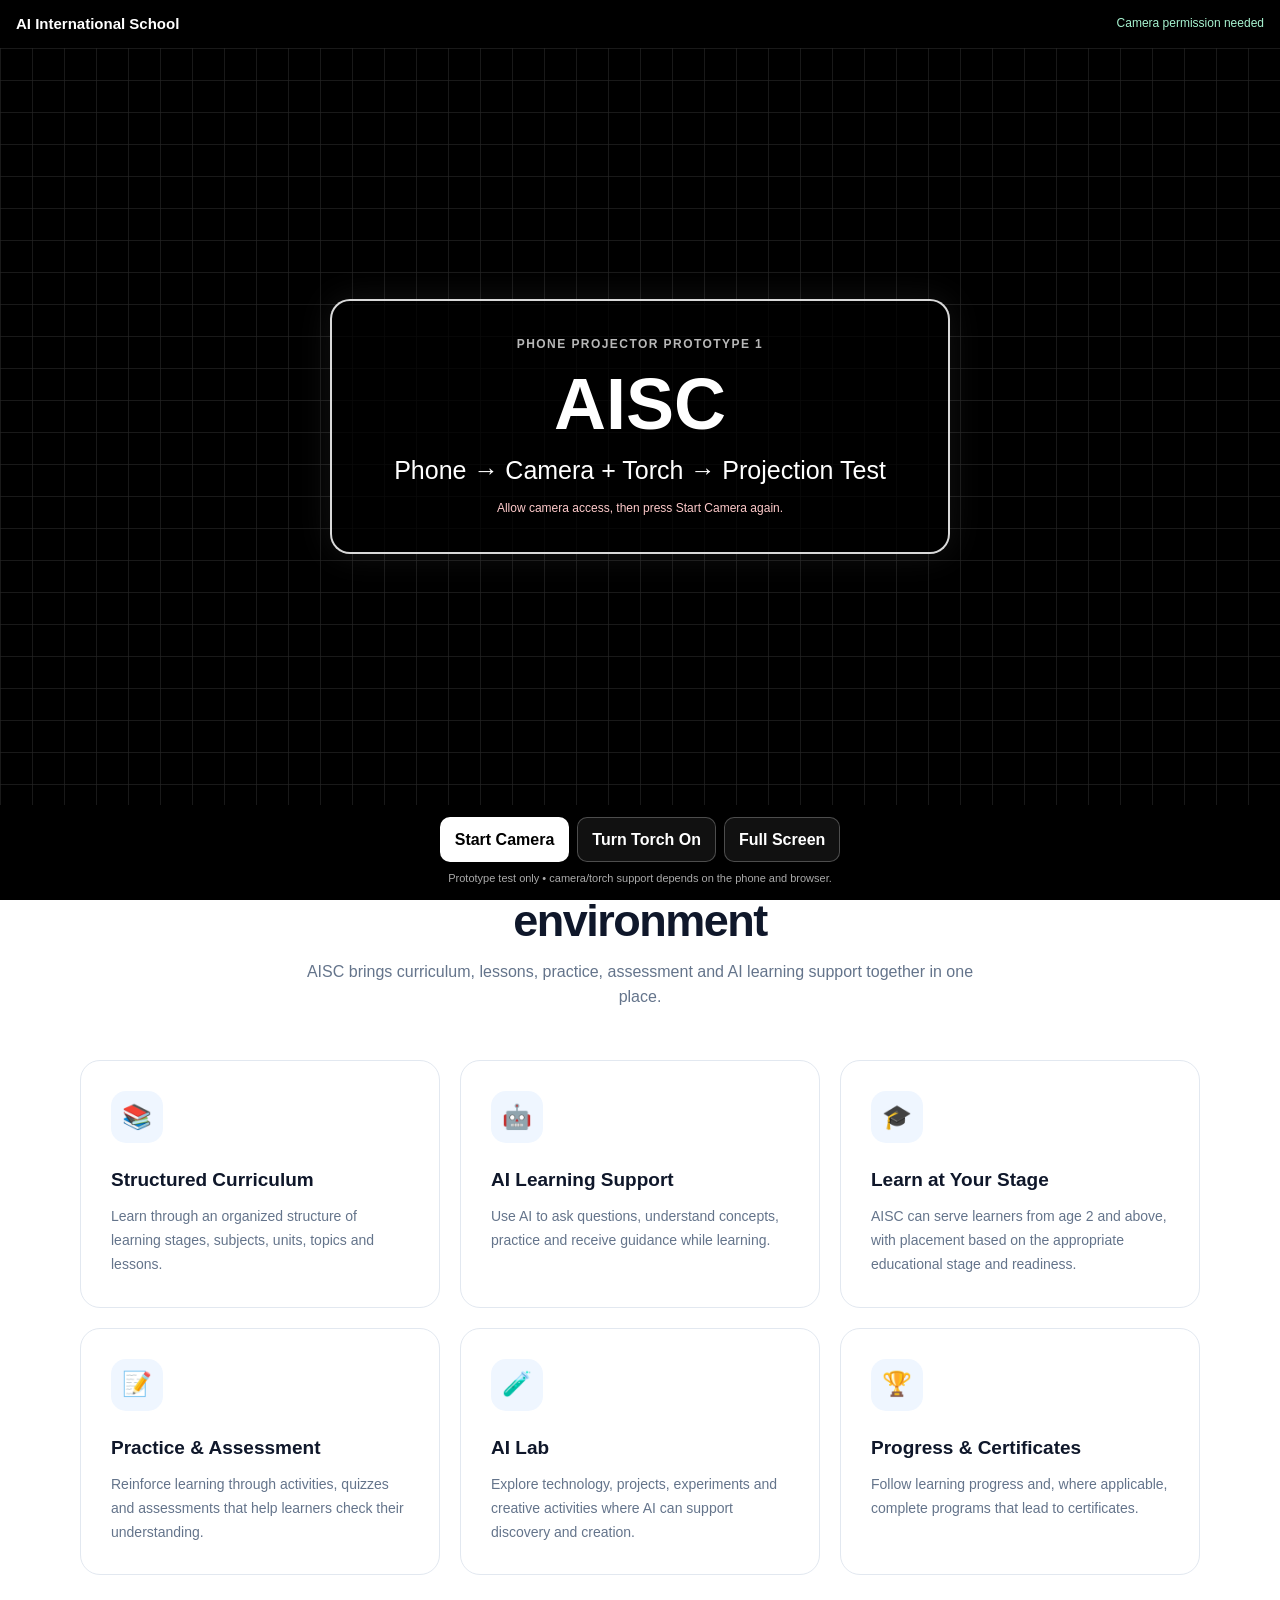
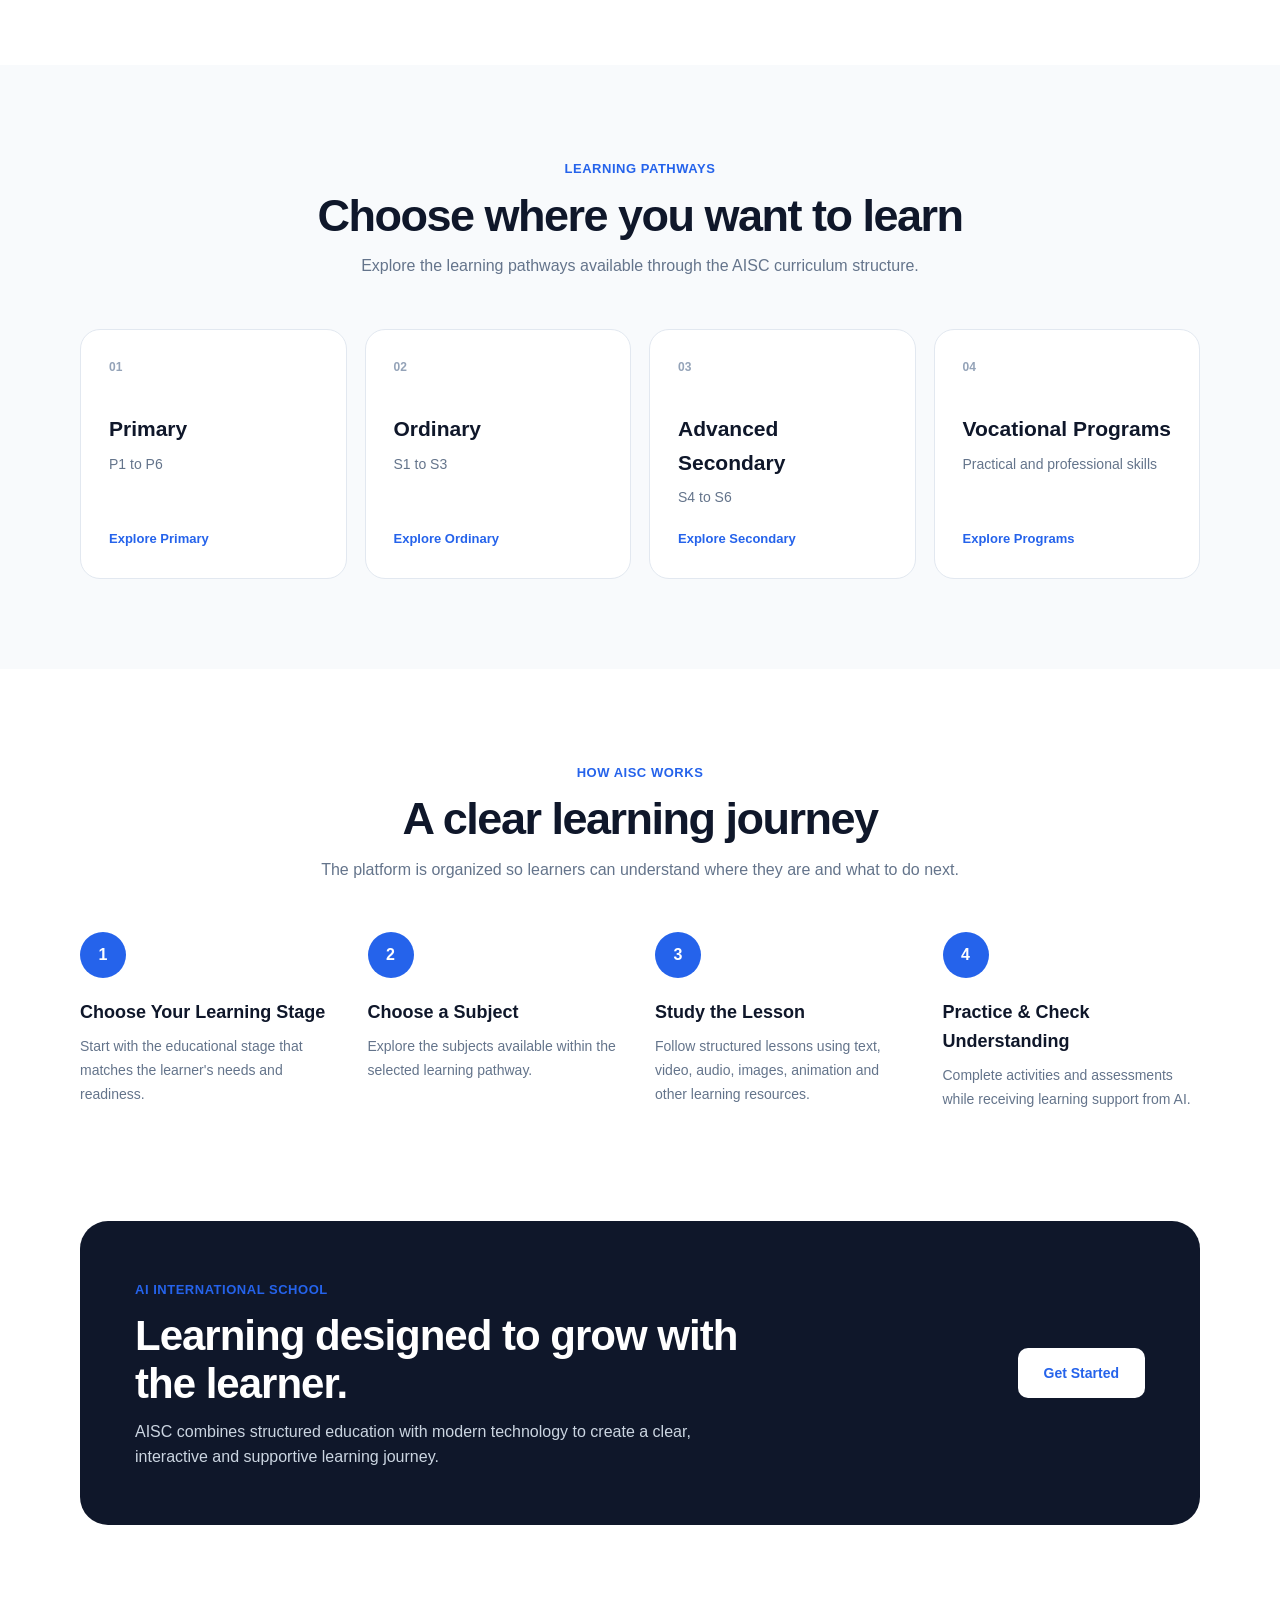
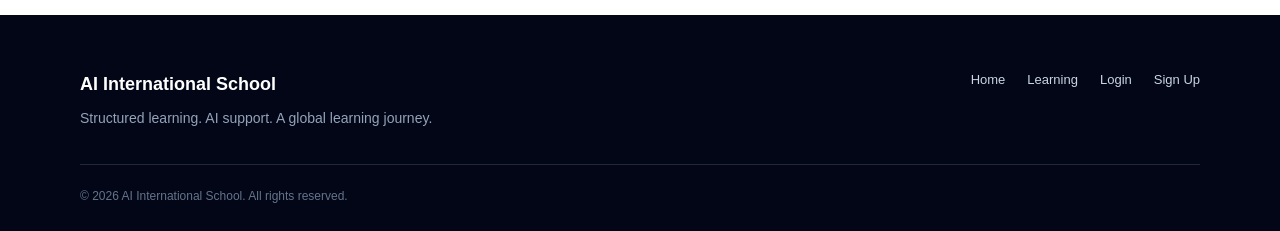
<file: index.html>
<!DOCTYPE html>
<html lang="en">
<head>
  <meta charset="UTF-8">
  <meta name="viewport" content="width=device-width, initial-scale=1.0">
  <meta name="description" content="AI International School - A structured learning platform for learners from age 2 and above, with curriculum, interactive lessons, AI learning support, practice and assessment.">
  <meta name="theme-color" content="#ffffff">
  <title>AI International School</title>
  <link rel="stylesheet" href="css/style.css">
  <link rel="stylesheet" href="css/projector.css">
</head>

<body>

  <header class="site-header">
    <div class="container header-content">

      <a href="index.html" class="brand" aria-label="AI International School Home">
        <span class="brand-name">AI International School</span>
      </a>

      <nav class="main-nav" aria-label="Main navigation">
        <a href="index.html" class="active">Home</a>
        <a href="courses.html">Learning</a>
        <a href="#how-it-works">How It Works</a>
        <a href="#ai-learning">AI Learning</a>
        <a href="#about">About</a>
      </nav>

      <div class="header-actions">
        <label class="language-selector" for="languageSelect">
          <span aria-hidden="true">🌐</span>
          <span class="sr-only">Language</span>
          <select id="languageSelect" aria-label="Choose language">
            <option value="en">English</option>
            <option value="rw">Kinyarwanda</option>
            <option value="fr">Français</option>
            <option value="sw">Kiswahili</option>
            <option value="es">Español</option>
            <option value="pt">Português</option>
            <option value="de">Deutsch</option>
            <option value="ar">العربية</option>
            <option value="hi">हिन्दी</option>
            <option value="zh">中文</option>
          </select>
          <span class="current-language" id="currentLanguage">English</span>
        </label>
        <a href="login.html" class="login-link">Login</a>
        <a href="signup.html" class="btn btn-primary">Get Started</a>
      </div>

      <button class="menu-button" id="menuButton" type="button" aria-label="Open menu" aria-expanded="false" aria-controls="mobileMenu">
        <span></span>
        <span></span>
        <span></span>
      </button>

    </div>

    <div class="mobile-menu" id="mobileMenu">
      <label class="mobile-language-selector" for="mobileLanguageSelect">
        <span>🌐 Language</span>
        <select id="mobileLanguageSelect" aria-label="Choose language">
          <option value="en">English</option>
          <option value="rw">Kinyarwanda</option>
          <option value="fr">Français</option>
          <option value="sw">Kiswahili</option>
          <option value="es">Español</option>
          <option value="pt">Português</option>
          <option value="de">Deutsch</option>
          <option value="ar">العربية</option>
          <option value="hi">हिन्दी</option>
          <option value="zh">中文</option>
        </select>
        <span class="current-language mobile-current-language" id="mobileCurrentLanguage">English</span>
      </label>
      <a href="index.html">Home</a>
      <a href="courses.html">Learning</a>
      <a href="#how-it-works">How It Works</a>
      <a href="#ai-learning">AI Learning</a>
      <a href="#about">About</a>
      <a href="login.html">Login</a>
      <a href="signup.html" class="mobile-get-started">Get Started</a>
    </div>
  </header>


  <main>

    <section class="hero">
      <div class="container hero-content">

        <div class="hero-text">
          <span class="hero-badge">AI-Powered Learning</span>

          <h1>
            A School for
            <span>Learning with AI.</span>
          </h1>

          <p>
            AI International School is a structured digital learning
            environment where learners can study curriculum-based lessons,
            practice their knowledge, ask questions, and receive AI-powered
            learning support.
          </p>

          <div class="hero-actions">
            <a href="signup.html" class="btn btn-primary btn-large">
              Start Learning
            </a>

            <a href="courses.html" class="btn btn-secondary btn-large">
              Explore Learning
            </a>
          </div>

          <div class="hero-note">
            <span>For learners from age 2 and above</span>
            <span>•</span>
            <span>Learning follows stage and readiness</span>
          </div>
        </div>

        <div class="hero-visual">
          <div class="learning-card">

            <div class="card-top">
              <span class="card-label">AISC Learning Journey</span>
              <span class="card-status">● Ready</span>
            </div>

            <div class="ai-circle">
              <span>AI</span>
            </div>

            <h2>Learn Step by Step</h2>

            <p>
              Move from your learning stage to subjects, lessons, practice
              and assessment in one connected learning environment.
            </p>

            <div class="learning-progress">
              <div class="progress-info">
                <span>Learning structure</span>
                <strong>Connected</strong>
              </div>

              <div class="progress-bar">
                <div class="progress-value"></div>
              </div>
            </div>

          </div>
        </div>

      </div>
    </section>


    <section class="features" id="ai-learning">
      <div class="container">

        <div class="section-heading">
          <span class="section-label">What AISC provides</span>
          <h2>One connected learning environment</h2>
          <p>
            AISC brings curriculum, lessons, practice, assessment and AI
            learning support together in one place.
          </p>
        </div>

        <div class="feature-grid">

          <article class="feature-card">
            <div class="feature-icon">📚</div>
            <h3>Structured Curriculum</h3>
            <p>
              Learn through an organized structure of learning stages,
              subjects, units, topics and lessons.
            </p>
          </article>

          <article class="feature-card">
            <div class="feature-icon">🤖</div>
            <h3>AI Learning Support</h3>
            <p>
              Use AI to ask questions, understand concepts, practice and
              receive guidance while learning.
            </p>
          </article>

          <article class="feature-card">
            <div class="feature-icon">🎓</div>
            <h3>Learn at Your Stage</h3>
            <p>
              AISC can serve learners from age 2 and above, with placement
              based on the appropriate educational stage and readiness.
            </p>
          </article>

          <article class="feature-card">
            <div class="feature-icon">📝</div>
            <h3>Practice & Assessment</h3>
            <p>
              Reinforce learning through activities, quizzes and assessments
              that help learners check their understanding.
            </p>
          </article>

          <article class="feature-card">
            <div class="feature-icon">🧪</div>
            <h3>AI Lab</h3>
            <p>
              Explore technology, projects, experiments and creative
              activities where AI can support discovery and creation.
            </p>
          </article>

          <article class="feature-card">
            <div class="feature-icon">🏆</div>
            <h3>Progress & Certificates</h3>
            <p>
              Follow learning progress and, where applicable, complete
              programs that lead to certificates.
            </p>
          </article>

        </div>
      </div>
    </section>


    <section class="levels">
      <div class="container">

        <div class="section-heading">
          <span class="section-label">Learning pathways</span>
          <h2>Choose where you want to learn</h2>
          <p>
            Explore the learning pathways available through the AISC
            curriculum structure.
          </p>
        </div>

        <div class="level-grid">

          <article class="level-card">
            <span class="level-number">01</span>
            <h3>Primary</h3>
            <p>P1 to P6</p>
            <a href="courses.html">Explore Primary</a>
          </article>

          <article class="level-card">
            <span class="level-number">02</span>
            <h3>Ordinary</h3>
            <p>S1 to S3</p>
            <a href="courses.html">Explore Ordinary</a>
          </article>

          <article class="level-card">
            <span class="level-number">03</span>
            <h3>Advanced Secondary</h3>
            <p>S4 to S6</p>
            <a href="courses.html">Explore Secondary</a>
          </article>

          <article class="level-card">
            <span class="level-number">04</span>
            <h3>Vocational Programs</h3>
            <p>Practical and professional skills</p>
            <a href="courses.html">Explore Programs</a>
          </article>

        </div>
      </div>
    </section>


    <section class="how-it-works" id="how-it-works">
      <div class="container">

        <div class="section-heading">
          <span class="section-label">How AISC works</span>
          <h2>A clear learning journey</h2>
          <p>
            The platform is organized so learners can understand where they
            are and what to do next.
          </p>
        </div>

        <div class="steps">

          <div class="step">
            <span class="step-number">1</span>
            <h3>Choose Your Learning Stage</h3>
            <p>
              Start with the educational stage that matches the learner's
              needs and readiness.
            </p>
          </div>

          <div class="step">
            <span class="step-number">2</span>
            <h3>Choose a Subject</h3>
            <p>
              Explore the subjects available within the selected learning
              pathway.
            </p>
          </div>

          <div class="step">
            <span class="step-number">3</span>
            <h3>Study the Lesson</h3>
            <p>
              Follow structured lessons using text, video, audio, images,
              animation and other learning resources.
            </p>
          </div>

          <div class="step">
            <span class="step-number">4</span>
            <h3>Practice & Check Understanding</h3>
            <p>
              Complete activities and assessments while receiving learning
              support from AI.
            </p>
          </div>

        </div>
      </div>
    </section>


    <section class="cta-section" id="about">
      <div class="container">

        <div class="cta-card">
          <div>
            <span class="section-label">AI International School</span>
            <h2>Learning designed to grow with the learner.</h2>
            <p>
              AISC combines structured education with modern technology to
              create a clear, interactive and supportive learning journey.
            </p>
          </div>

          <a href="signup.html" class="btn btn-light btn-large">
            Get Started
          </a>
        </div>

      </div>
    </section>

  </main>


  <footer class="site-footer">
    <div class="container footer-content">

      <div>
        <h3>AI International School</h3>
        <p>
          Structured learning. AI support. A global learning journey.
        </p>
      </div>

      <div class="footer-links">
        <a href="index.html">Home</a>
        <a href="courses.html">Learning</a>
        <a href="login.html">Login</a>
        <a href="signup.html">Sign Up</a>
      </div>

    </div>

    <div class="container footer-bottom">
      <p>
        © 2026 AI International School. All rights reserved.
      </p>
    </div>
  </footer>


  <style>
    .language-selector,
    .mobile-language-selector {
      display: flex;
      align-items: center;
      gap: 6px;
    }

    .language-selector select,
    .mobile-language-selector select {
      border: 1px solid #d9dce3;
      border-radius: 8px;
      background: #fff;
      padding: 8px 10px;
      font: inherit;
      cursor: pointer;
    }

    .current-language {
      color: #475569;
      font-size: 13px;
      font-weight: 700;
      white-space: nowrap;
    }

    .mobile-current-language {
      margin-left: 8px;
    }

    .mobile-language-selector {
      padding: 12px 0;
      justify-content: space-between;
    }

    .mobile-language-selector select {
      min-width: 145px;
    }

    .sr-only {
      position: absolute;
      width: 1px;
      height: 1px;
      padding: 0;
      margin: -1px;
      overflow: hidden;
      clip: rect(0, 0, 0, 0);
      white-space: nowrap;
      border: 0;
    }

    @media (max-width: 900px) {
      .header-actions .language-selector {
        display: none;
      }
    }
  </style>

  <script src="js/i18n.js"></script>
  <script src="js/app.js"></script>
  <script src="js/projector.js"></script>

</body>
</html>
</file>
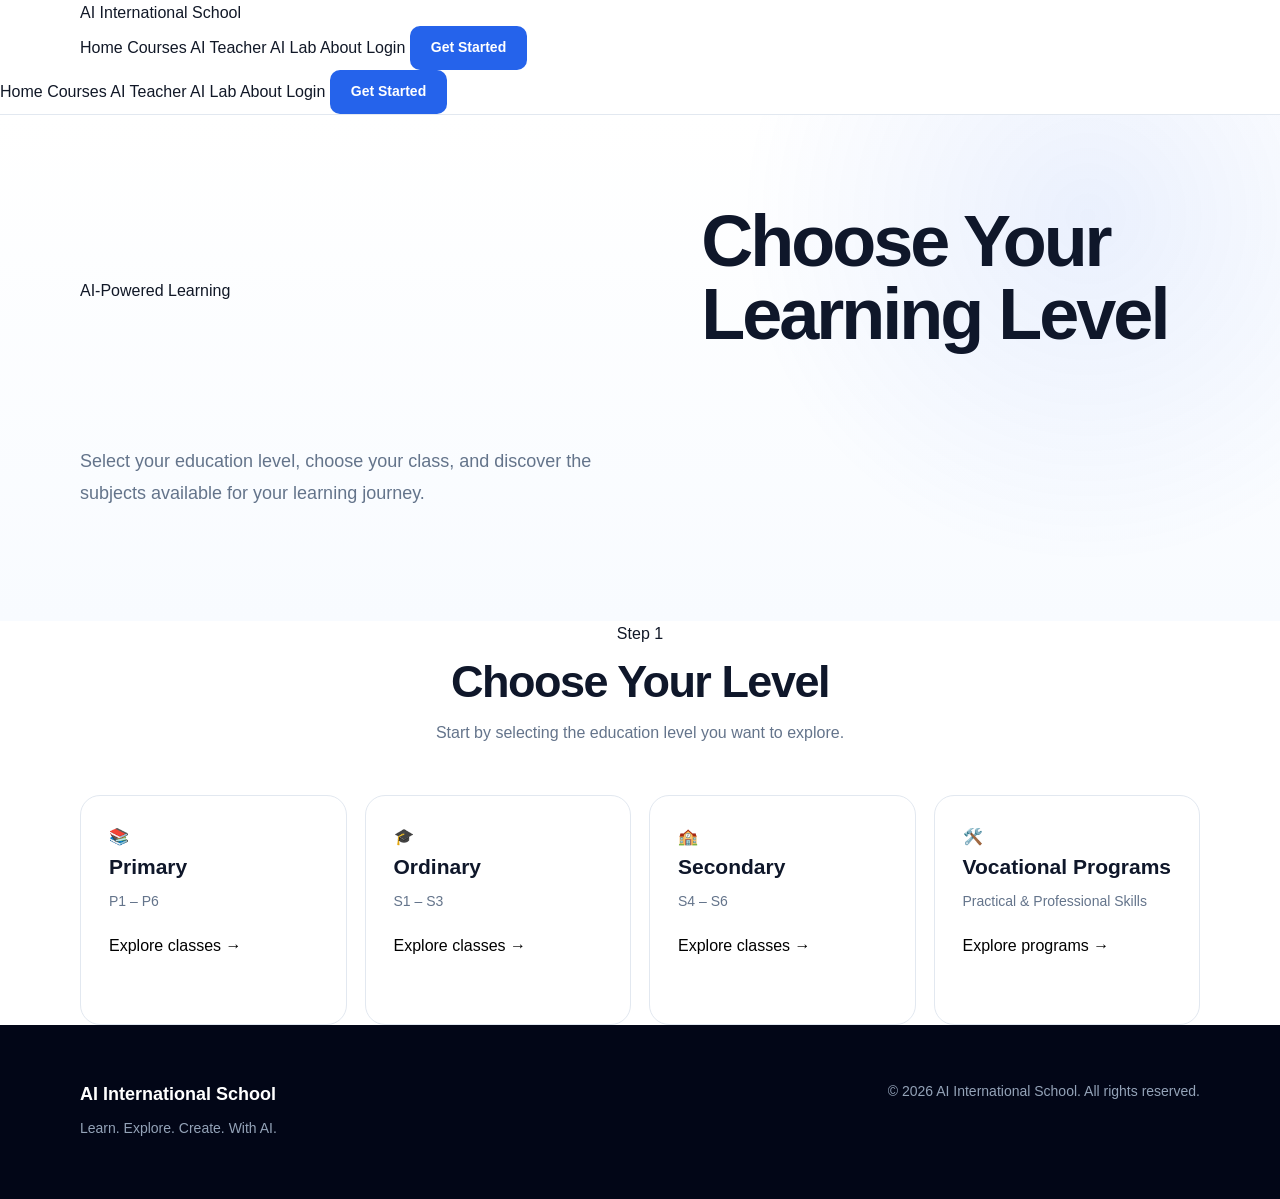
<file: courses.html>
<!DOCTYPE html>
<html lang="en">
<head>
  <meta charset="UTF-8">
  <meta name="viewport" content="width=device-width, initial-scale=1.0">
  <meta
    name="description"
    content="AI International School - Choose your learning level, class, and subjects."
  >
  <title>Courses | AI International School</title>
  <link rel="stylesheet" href="css/style.css">
</head>

<body>

  <!-- Header -->
  <header class="site-header">
    <div class="container header-inner">

      <a href="index.html" class="brand">
        AI International School
      </a>

      <button
        class="menu-button"
        id="menuButton"
        type="button"
        aria-label="Open navigation menu"
        aria-expanded="false"
        aria-controls="mobileMenu"
      >
        ☰
      </button>

      <nav class="desktop-nav" aria-label="Main navigation">
        <a href="index.html">Home</a>
        <a href="courses.html" class="active">Courses</a>
        <a href="#">AI Teacher</a>
        <a href="#">AI Lab</a>
        <a href="#">About</a>
        <a href="#">Login</a>
        <a href="signup.html" class="btn btn-primary">Get Started</a>
      </nav>

    </div>

    <!-- Mobile Navigation -->
    <nav
      class="mobile-nav"
      id="mobileMenu"
      aria-label="Mobile navigation"
    >
      <a href="index.html">Home</a>
      <a href="courses.html">Courses</a>
      <a href="#">AI Teacher</a>
      <a href="#">AI Lab</a>
      <a href="#">About</a>
      <a href="#">Login</a>
      <a href="signup.html" class="btn btn-primary">Get Started</a>
    </nav>
  </header>


  <main>

    <!-- Hero -->
    <section class="hero">
      <div class="container hero-content">

        <span class="eyebrow">
          AI-Powered Learning
        </span>

        <h1>
          Choose Your Learning Level
        </h1>

        <p>
          Select your education level, choose your class, and discover the
          subjects available for your learning journey.
        </p>

      </div>
    </section>


    <!-- Education Levels -->
    <section class="section">
      <div class="container">

        <div class="section-heading">
          <span class="eyebrow">Step 1</span>

          <h2>
            Choose Your Level
          </h2>

          <p>
            Start by selecting the education level you want to explore.
          </p>
        </div>


        <div class="level-grid">

          <!-- Primary -->
          <button
            class="level-card"
            type="button"
            onclick="showClasses('primary')"
          >
            <div class="level-icon">📚</div>

            <h3>
              Primary
            </h3>

            <p>
              P1 – P6
            </p>

            <span>
              Explore classes →
            </span>
          </button>


          <!-- Ordinary -->
          <button
            class="level-card"
            type="button"
            onclick="showClasses('ordinary')"
          >
            <div class="level-icon">🎓</div>

            <h3>
              Ordinary
            </h3>

            <p>
              S1 – S3
            </p>

            <span>
              Explore classes →
            </span>
          </button>


          <!-- Secondary -->
          <button
            class="level-card"
            type="button"
            onclick="showClasses('secondary')"
          >
            <div class="level-icon">🏫</div>

            <h3>
              Secondary
            </h3>

            <p>
              S4 – S6
            </p>

            <span>
              Explore classes →
            </span>
          </button>


          <!-- Vocational -->
          <button
            class="level-card"
            type="button"
            onclick="showClasses('vocational')"
          >
            <div class="level-icon">🛠️</div>

            <h3>
              Vocational Programs
            </h3>

            <p>
              Practical & Professional Skills
            </p>

            <span>
              Explore programs →
            </span>
          </button>

        </div>

      </div>
    </section>


    <!-- Classes -->
    <section
      class="section"
      id="classesSection"
      style="display: none;"
    >

      <div class="container">

        <div class="section-heading">
          <span class="eyebrow">Step 2</span>

          <h2 id="classesTitle">
            Choose Your Class
          </h2>

          <p id="classesDescription">
            Select the class you want to explore.
          </p>
        </div>


        <div
          class="level-grid"
          id="classesContainer"
        ></div>

      </div>
    </section>


    <!-- Class Preview -->
    <section
      class="section"
      id="previewSection"
      style="display: none;"
    >

      <div class="container">

        <div class="section-heading">

          <span class="eyebrow">
            Step 3
          </span>

          <h2 id="previewTitle">
            Class Preview
          </h2>

          <p id="previewDescription">
            Explore the subjects available in this class.
          </p>

        </div>


        <!-- Selected Class -->
        <div
          class="learning-card"
          id="selectedClassCard"
        >

          <div class="learning-card-content">

            <span
              class="eyebrow"
              id="previewLevel"
            >
              Learning Level
            </span>

            <h3 id="previewClass">
              Selected Class
            </h3>

            <p>
              This class will have a structured curriculum designed to guide
              students step by step from one lesson to the next.
            </p>

          </div>

        </div>


        <!-- Subjects -->
        <div
          class="section-heading"
          style="margin-top: 40px;"
        >

          <span class="eyebrow">
            Subjects
          </span>

          <h2>
            Subjects in This Class
          </h2>

          <p>
            Each subject will have its own dedicated AI Teacher.
          </p>

        </div>


        <div
          class="feature-grid"
          id="subjectsContainer"
        ></div>


        <!-- AI Teacher Explanation -->
        <div
          class="learning-card"
          style="margin-top: 40px;"
        >

          <div class="learning-card-content">

            <span class="eyebrow">
              AI Teacher
            </span>

            <h3>
              Every Subject Has Its Own AI Teacher
            </h3>

            <p>
              Students will learn with an AI Teacher specialized for each
              subject. The AI Teacher will explain lessons, answer questions,
              give examples, guide practice, help students review previous
              topics, and support quizzes and assessments.
            </p>

            <p>
              The learning system will also remember where the student stopped
              and continue from that point instead of restarting the lesson.
            </p>

          </div>

        </div>


        <!-- Start Learning -->
        <div
          class="section-heading"
          style="margin-top: 40px;"
        >

          <h2>
            Ready to Start Learning?
          </h2>

          <p>
            Continue to registration and begin your learning journey.
          </p>

          <a
            href="signup.html"
            class="btn btn-primary"
            id="startLearningButton"
          >
            Start Learning
          </a>

        </div>

      </div>
    </section>

  </main>


  <!-- Footer -->
  <footer class="site-footer">

    <div class="container footer-content">

      <div>
        <h3>
          AI International School
        </h3>

        <p>
          Learn. Explore. Create. With AI.
        </p>
      </div>

      <div>
        <p>
          © 2026 AI International School. All rights reserved.
        </p>
      </div>

    </div>

  </footer>


  <!-- Page Logic -->
  <script>

    /*
     * AI International School
     * Courses Page
     *
     * Flow:
     * Visitor
     *    ↓
     * Education Level
     *    ↓
     * Class
     *    ↓
     * Subjects
     *    ↓
     * Subject AI Teacher
     *    ↓
     * Start Learning
     *    ↓
     * Registration
     *
     * Curriculum and subject data will later be connected
     * to the school's real curriculum system.
     */


    const classData = {

      primary: {
        title: "Primary Classes",
        description: "Choose a class from Primary P1 to P6.",
        classes: [
          "P1",
          "P2",
          "P3",
          "P4",
          "P5",
          "P6"
        ]
      },

      ordinary: {
        title: "Ordinary Classes",
        description: "Choose a class from S1 to S3.",
        classes: [
          "S1",
          "S2",
          "S3"
        ]
      },

      secondary: {
        title: "Secondary Classes",
        description: "Choose a class from S4 to S6.",
        classes: [
          "S4",
          "S5",
          "S6"
        ]
      },

      vocational: {
        title: "Vocational Programs",
        description: "Choose a practical or professional learning program.",
        classes: [
          "Vocational Program 1",
          "Vocational Program 2",
          "Vocational Program 3"
        ]
      }

    };


    /*
     * Temporary subject structure.
     *
     * IMPORTANT:
     * These are not the final curriculum subjects.
     * The real subjects will be defined when we build
     * the official curriculum for every class.
     *
     * The architecture already supports:
     *
     * Class
     *   → Subject
     *      → Subject AI Teacher
     */

    const subjectData = {

      P1: [
        "Subject 1",
        "Subject 2",
        "Subject 3"
      ],

      P2: [
        "Subject 1",
        "Subject 2",
        "Subject 3"
      ],

      P3: [
        "Subject 1",
        "Subject 2",
        "Subject 3"
      ],

      P4: [
        "Subject 1",
        "Subject 2",
        "Subject 3"
      ],

      P5: [
        "Subject 1",
        "Subject 2",
        "Subject 3"
      ],

      P6: [
        "Subject 1",
        "Subject 2",
        "Subject 3"
      ],

      S1: [
        "Subject 1",
        "Subject 2",
        "Subject 3"
      ],

      S2: [
        "Subject 1",
        "Subject 2",
        "Subject 3"
      ],

      S3: [
        "Subject 1",
        "Subject 2",
        "Subject 3"
      ],

      S4: [
        "Subject 1",
        "Subject 2",
        "Subject 3"
      ],

      S5: [
        "Subject 1",
        "Subject 2",
        "Subject 3"
      ],

      S6: [
        "Subject 1",
        "Subject 2",
        "Subject 3"
      ],

      "Vocational Program 1": [
        "Practical Subject 1",
        "Practical Subject 2",
        "Practical Subject 3"
      ],

      "Vocational Program 2": [
        "Practical Subject 1",
        "Practical Subject 2",
        "Practical Subject 3"
      ],

      "Vocational Program 3": [
        "Practical Subject 1",
        "Practical Subject 2",
        "Practical Subject 3"
      ]

    };


    const levelNames = {

      primary: "Primary",

      ordinary: "Ordinary",

      secondary: "Secondary",

      vocational: "Vocational Programs"

    };


    /*
     * Show classes for selected level.
     */

    function showClasses(level) {

      const data = classData[level];

      if (!data) {
        return;
      }


      sessionStorage.setItem(
        "selectedLevel",
        level
      );


      sessionStorage.removeItem(
        "selectedClass"
      );


      document.getElementById(
        "classesSection"
      ).style.display = "block";


      document.getElementById(
        "previewSection"
      ).style.display = "none";


      document.getElementById(
        "classesTitle"
      ).textContent = data.title;


      document.getElementById(
        "classesDescription"
      ).textContent = data.description;


      const container =
        document.getElementById(
          "classesContainer"
        );


      container.innerHTML = "";


      data.classes.forEach(function (className) {

        const card =
          document.createElement("button");


        card.type = "button";

        card.className = "level-card";


        card.innerHTML = `

          <div class="level-icon">
            🎓
          </div>

          <h3>
            ${className}
          </h3>

          <p>
            Explore this class
          </p>

          <span>
            View subjects →
          </span>

        `;


        card.addEventListener(
          "click",
          function () {

            showClassPreview(
              level,
              className
            );

          }
        );


        container.appendChild(card);

      });


      document.getElementById(
        "classesSection"
      ).scrollIntoView({
        behavior: "smooth",
        block: "start"
      });

    }


    /*
     * Show selected class preview and subjects.
     */

    function showClassPreview(
      level,
      className
    ) {

      sessionStorage.setItem(
        "selectedLevel",
        level
      );


      sessionStorage.setItem(
        "selectedClass",
        className
      );


      document.getElementById(
        "previewSection"
      ).style.display = "block";


      document.getElementById(
        "previewLevel"
      ).textContent =
        levelNames[level];


      document.getElementById(
        "previewClass"
      ).textContent =
        className;


      document.getElementById(
        "previewTitle"
      ).textContent =
        className + " Learning";


      document.getElementById(
        "previewDescription"
      ).textContent =
        "Explore the subjects available in " +
        className +
        " before starting your learning journey.";


      const subjectsContainer =
        document.getElementById(
          "subjectsContainer"
        );


      subjectsContainer.innerHTML = "";


      const subjects =
        subjectData[className] || [];


      if (subjects.length === 0) {

        const message =
          document.createElement("div");


        message.className =
          "learning-card";


        message.innerHTML = `

          <div class="learning-card-content">

            <h3>
              Curriculum Coming Soon
            </h3>

            <p>
              The subjects for this class will be added
              when the official curriculum is configured.
            </p>

          </div>

        `;


        subjectsContainer.appendChild(
          message
        );

      } else {

        subjects.forEach(
          function (subject, index) {

            const card =
              document.createElement("div");


            card.className =
              "feature-card";


            card.innerHTML = `

              <div class="feature-icon">
                ${getSubjectIcon(index)}
              </div>

              <h3>
                ${subject}
              </h3>

              <p>
                Dedicated AI Teacher
              </p>

              <span>
                AI Teacher will explain,
                guide practice, answer questions,
                and help with quizzes.
              </span>

            `;


            subjectsContainer.appendChild(
              card
            );

          }
        );

      }


      const startButton =
        document.getElementById(
          "startLearningButton"
        );


      startButton.href =
        "signup.html";


      document.getElementById(
        "previewSection"
      ).scrollIntoView({
        behavior: "smooth",
        block: "start"
      });

    }


    /*
     * Subject icons.
     */

    function getSubjectIcon(index) {

      const icons = [
        "📘",
        "🧮",
        "🔬",
        "🌍",
        "💻",
        "🎨",
        "📝",
        "🧠"
      ];


      return icons[
        index % icons.length
      ];

    }


    /*
     * Make sure the selected class is preserved
     * when the student clicks Start Learning.
     */

    document
      .getElementById(
        "startLearningButton"
      )
      .addEventListener(
        "click",
        function () {

          const level =
            sessionStorage.getItem(
              "selectedLevel"
            );


          const className =
            sessionStorage.getItem(
              "selectedClass"
            );


          if (!level || !className) {

            alert(
              "Please choose a level and class first."
            );


            return;

          }

        }
      );

  </script>


  <!-- Existing Global JavaScript -->
  <script src="js/app.js"></script>

</body>
</html>
</file>
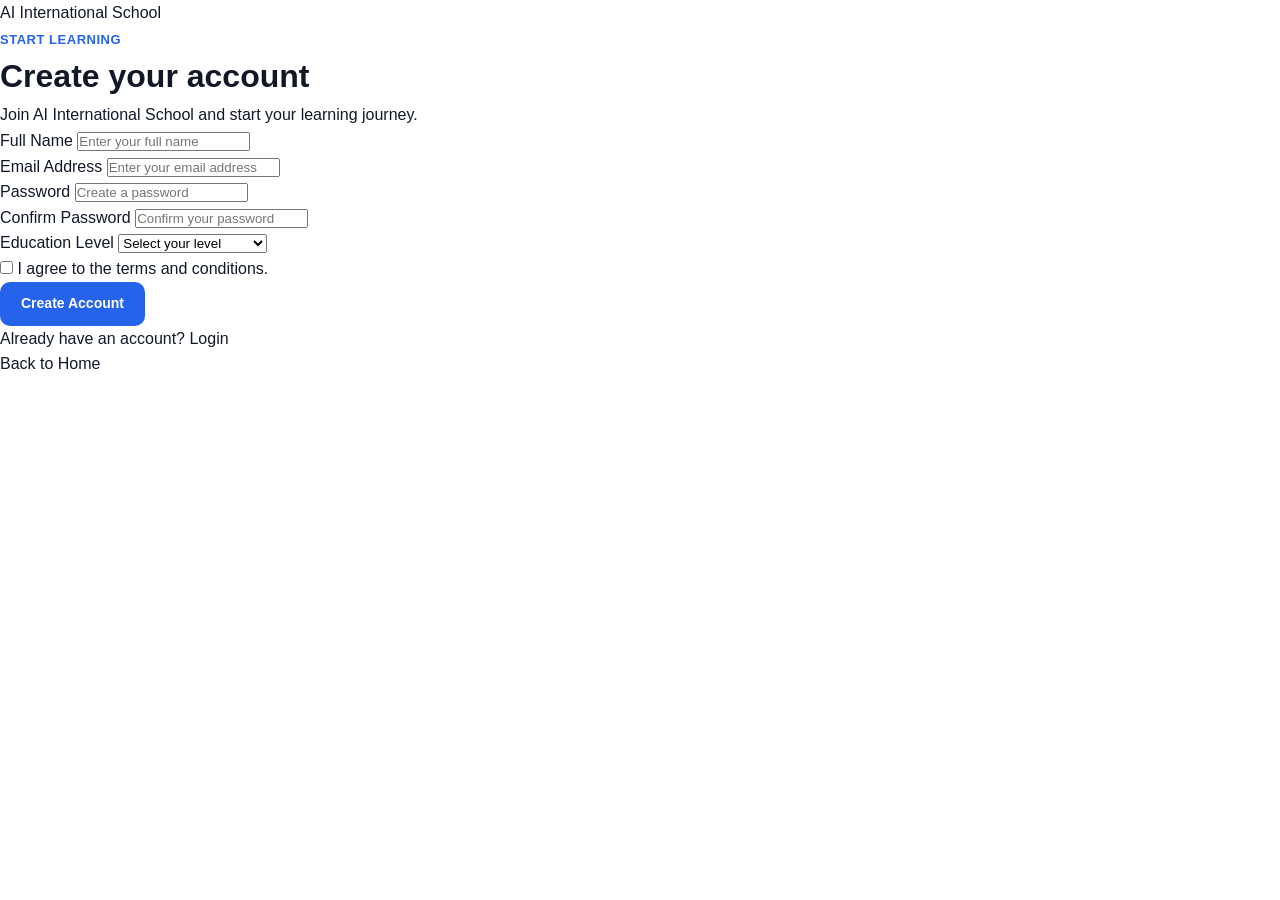
<file: Signup.html>
<!DOCTYPE html>
<html lang="en">
<head>
  <meta charset="UTF-8">
  <meta name="viewport" content="width=device-width, initial-scale=1.0">
  <meta name="description" content="Create your AI International School account.">
  <meta name="theme-color" content="#ffffff">
  <title>Sign Up - AI International School</title>

  <link rel="stylesheet" href="css/style.css">
</head>

<body>

  <main class="auth-page">

    <div class="auth-container">

      <a href="index.html" class="auth-brand">
        AI International School
      </a>

      <div class="auth-card">

        <div class="auth-heading">
          <span class="section-label">Start learning</span>

          <h1>Create your account</h1>

          <p>
            Join AI International School and start your learning journey.
          </p>
        </div>

        <form id="signupForm">

          <div class="form-group">
            <label for="fullName">Full Name</label>

            <input
              type="text"
              id="fullName"
              name="fullName"
              placeholder="Enter your full name"
              autocomplete="name"
              required
            >
          </div>

          <div class="form-group">
            <label for="email">Email Address</label>

            <input
              type="email"
              id="email"
              name="email"
              placeholder="Enter your email address"
              autocomplete="email"
              required
            >
          </div>

          <div class="form-group">
            <label for="password">Password</label>

            <input
              type="password"
              id="password"
              name="password"
              placeholder="Create a password"
              autocomplete="new-password"
              required
            >
          </div>

          <div class="form-group">
            <label for="confirmPassword">Confirm Password</label>

            <input
              type="password"
              id="confirmPassword"
              name="confirmPassword"
              placeholder="Confirm your password"
              autocomplete="new-password"
              required
            >
          </div>

          <div class="form-group">
            <label for="educationLevel">Education Level</label>

            <select id="educationLevel" name="educationLevel" required>
              <option value="">Select your level</option>
              <option value="primary">Primary - P1 to P6</option>
              <option value="ordinary">Ordinary - S1 to S3</option>
              <option value="secondary">Secondary - S4 to S6</option>
              <option value="vocational">Vocational Programs</option>
            </select>
          </div>

          <div class="form-check">
            <input
              type="checkbox"
              id="terms"
              name="terms"
              required
            >

            <label for="terms">
              I agree to the terms and conditions.
            </label>
          </div>

          <button type="submit" class="btn btn-primary auth-submit">
            Create Account
          </button>

          <p class="auth-message" id="signupMessage"></p>

        </form>

        <div class="auth-footer">
          <span>Already have an account?</span>
          <a href="login.html">Login</a>
        </div>

      </div>

      <a href="index.html" class="back-home">
        Back to Home
      </a>

    </div>

  </main>

  <script src="js/app.js"></script>

</body>
</html>
</file>
<file: css/style.css>
:root {
  --primary: #2563eb;
  --primary-dark: #1d4ed8;
  --text: #111827;
  --muted: #64748b;
  --light: #f8fafc;
  --border: #e2e8f0;
  --white: #ffffff;
  --dark: #0f172a;
  --shadow: 0 20px 50px rgba(15, 23, 42, 0.08);
  --radius: 20px;
}

* {
  margin: 0;
  padding: 0;
  box-sizing: border-box;
}

html {
  scroll-behavior: smooth;
}

body {
  font-family: Arial, Helvetica, sans-serif;
  color: var(--text);
  background: var(--white);
  line-height: 1.6;
}

a {
  color: inherit;
  text-decoration: none;
}

button {
  font: inherit;
}

.container {
  width: min(1120px, calc(100% - 40px));
  margin: 0 auto;
}

/* Header */

.site-header {
  position: sticky;
  top: 0;
  z-index: 1000;
  background: rgba(255, 255, 255, 0.96);
  border-bottom: 1px solid var(--border);
  backdrop-filter: blur(12px);
}

.header-content {
  min-height: 76px;
  display: flex;
  align-items: center;
  justify-content: space-between;
  gap: 24px;
}

.brand {
  flex-shrink: 0;
}

.brand-name {
  font-size: 21px;
  font-weight: 800;
  color: var(--dark);
  letter-spacing: -0.5px;
}

.main-nav {
  display: flex;
  align-items: center;
  gap: 28px;
  margin-left: auto;
}

.main-nav a,
.login-link {
  font-size: 14px;
  font-weight: 600;
  color: #475569;
  transition: color 0.2s ease;
}

.main-nav a:hover,
.main-nav a.active,
.login-link:hover {
  color: var(--primary);
}

.header-actions {
  display: flex;
  align-items: center;
  gap: 18px;
}

.btn {
  display: inline-flex;
  align-items: center;
  justify-content: center;
  min-height: 44px;
  padding: 0 20px;
  border-radius: 10px;
  font-size: 14px;
  font-weight: 700;
  border: 1px solid transparent;
  transition: all 0.2s ease;
  cursor: pointer;
}

.btn-primary {
  color: var(--white);
  background: var(--primary);
}

.btn-primary:hover {
  background: var(--primary-dark);
  transform: translateY(-1px);
}

.btn-secondary {
  color: var(--text);
  background: var(--white);
  border-color: var(--border);
}

.btn-secondary:hover {
  border-color: #cbd5e1;
  background: #f8fafc;
}

.btn-light {
  color: var(--primary);
  background: var(--white);
}

.btn-light:hover {
  background: #eff6ff;
}

.btn-large {
  min-height: 50px;
  padding: 0 25px;
}

.menu-button {
  display: none;
  width: 42px;
  height: 42px;
  border: 1px solid var(--border);
  border-radius: 10px;
  background: var(--white);
  cursor: pointer;
  padding: 9px;
}

.menu-button span {
  display: block;
  height: 2px;
  margin: 5px 0;
  background: var(--dark);
  border-radius: 2px;
}

.mobile-menu {
  display: none;
}

/* Hero */

.hero {
  padding: 90px 0 80px;
  background:
    radial-gradient(circle at 85% 20%, rgba(37, 99, 235, 0.09), transparent 30%),
    linear-gradient(180deg, #ffffff 0%, #f8fbff 100%);
}

.hero-content {
  display: grid;
  grid-template-columns: 1.05fr 0.95fr;
  align-items: center;
  gap: 70px;
}

.hero-text {
  max-width: 620px;
}

.hero-badge,
.section-label {
  display: inline-flex;
  align-items: center;
  color: var(--primary);
  font-size: 13px;
  font-weight: 800;
  letter-spacing: 0.04em;
  text-transform: uppercase;
}

.hero-badge {
  padding: 8px 13px;
  border-radius: 999px;
  background: #eff6ff;
  margin-bottom: 22px;
}

.hero h1 {
  max-width: 650px;
  font-size: clamp(44px, 6vw, 72px);
  line-height: 1.02;
  letter-spacing: -3px;
  margin-bottom: 25px;
  color: var(--dark);
}

.hero h1 span {
  color: var(--primary);
}

.hero p {
  max-width: 590px;
  color: var(--muted);
  font-size: 18px;
  line-height: 1.75;
  margin-bottom: 32px;
}

.hero-actions {
  display: flex;
  flex-wrap: wrap;
  gap: 13px;
}

.hero-note {
  display: flex;
  align-items: center;
  gap: 9px;
  margin-top: 20px;
  color: #64748b;
  font-size: 13px;
  font-weight: 600;
}

/* Learning Card */

.hero-visual {
  display: flex;
  justify-content: center;
}

.learning-card {
  width: min(100%, 430px);
  padding: 30px;
  background: var(--white);
  border: 1px solid var(--border);
  border-radius: 28px;
  box-shadow: var(--shadow);
}

.card-top {
  display: flex;
  align-items: center;
  justify-content: space-between;
  margin-bottom: 30px;
}

.card-label {
  color: var(--dark);
  font-size: 14px;
  font-weight: 800;
}

.card-status {
  color: #16a34a;
  font-size: 12px;
  font-weight: 700;
}

.ai-circle {
  width: 112px;
  height: 112px;
  margin: 0 auto 25px;
  display: flex;
  align-items: center;
  justify-content: center;
  border-radius: 50%;
  background: linear-gradient(135deg, #dbeafe, #eff6ff);
  border: 8px solid #f8fbff;
  box-shadow: 0 0 0 1px #dbeafe;
}

.ai-circle span {
  font-size: 32px;
  font-weight: 900;
  color: var(--primary);
}

.learning-card h2 {
  text-align: center;
  font-size: 25px;
  margin-bottom: 10px;
  color: var(--dark);
}

.learning-card > p {
  text-align: center;
  color: var(--muted);
  font-size: 14px;
  line-height: 1.7;
  margin-bottom: 28px;
}

.learning-progress {
  padding: 18px;
  border-radius: 15px;
  background: var(--light);
}

.progress-info {
  display: flex;
  justify-content: space-between;
  gap: 10px;
  margin-bottom: 10px;
  color: #475569;
  font-size: 12px;
  font-weight: 700;
}

.progress-info strong {
  color: var(--primary);
}

.progress-bar {
  height: 8px;
  overflow: hidden;
  border-radius: 99px;
  background: #e2e8f0;
}

.progress-value {
  width: 72%;
  height: 100%;
  border-radius: inherit;
  background: var(--primary);
}

/* General Sections */

.features,
.levels,
.how-it-works {
  padding: 90px 0;
}

.section-heading {
  max-width: 680px;
  margin: 0 auto 50px;
  text-align: center;
}

.section-heading h2 {
  margin: 10px 0 13px;
  color: var(--dark);
  font-size: clamp(30px, 4vw, 45px);
  line-height: 1.1;
  letter-spacing: -1.5px;
}

.section-heading p {
  color: var(--muted);
  font-size: 16px;
}

/* Features */

.features {
  background: var(--white);
}

.feature-grid {
  display: grid;
  grid-template-columns: repeat(3, 1fr);
  gap: 20px;
}

.feature-card {
  padding: 30px;
  border: 1px solid var(--border);
  border-radius: var(--radius);
  background: var(--white);
  transition: transform 0.2s ease, box-shadow 0.2s ease;
}

.feature-card:hover {
  transform: translateY(-4px);
  box-shadow: var(--shadow);
}

.feature-icon {
  width: 52px;
  height: 52px;
  display: flex;
  align-items: center;
  justify-content: center;
  margin-bottom: 22px;
  border-radius: 15px;
  background: #eff6ff;
  font-size: 24px;
}

.feature-card h3 {
  margin-bottom: 10px;
  color: var(--dark);
  font-size: 19px;
}

.feature-card p {
  color: var(--muted);
  font-size: 14px;
  line-height: 1.7;
}

/* Levels */

.levels {
  background: #f8fafc;
}

.level-grid {
  display: grid;
  grid-template-columns: repeat(4, 1fr);
  gap: 18px;
}

.level-card {
  position: relative;
  min-height: 230px;
  padding: 28px;
  display: flex;
  flex-direction: column;
  border: 1px solid var(--border);
  border-radius: var(--radius);
  background: var(--white);
}

.level-number {
  margin-bottom: 35px;
  color: #94a3b8;
  font-size: 12px;
  font-weight: 800;
}

.level-card h3 {
  color: var(--dark);
  font-size: 21px;
  margin-bottom: 7px;
}

.level-card p {
  color: var(--muted);
  font-size: 14px;
  margin-bottom: 20px;
}

.level-card a {
  margin-top: auto;
  color: var(--primary);
  font-size: 13px;
  font-weight: 800;
}

/* How it works */

.steps {
  display: grid;
  grid-template-columns: repeat(4, 1fr);
  gap: 30px;
}

.step {
  position: relative;
}

.step-number {
  width: 46px;
  height: 46px;
  display: flex;
  align-items: center;
  justify-content: center;
  margin-bottom: 20px;
  border-radius: 50%;
  color: var(--white);
  background: var(--primary);
  font-weight: 800;
}

.step h3 {
  margin-bottom: 8px;
  color: var(--dark);
  font-size: 18px;
}

.step p {
  color: var(--muted);
  font-size: 14px;
  line-height: 1.7;
}

/* CTA */

.cta-section {
  padding: 20px 0 90px;
}

.cta-card {
  padding: 55px;
  display: flex;
  align-items: center;
  justify-content: space-between;
  gap: 35px;
  border-radius: 28px;
  background: var(--dark);
}

.cta-card h2 {
  max-width: 650px;
  margin: 10px 0;
  color: var(--white);
  font-size: clamp(28px, 4vw, 42px);
  line-height: 1.15;
  letter-spacing: -1px;
}

.cta-card p {
  max-width: 600px;
  color: #cbd5e1;
}

/* Footer */

.site-footer {
  padding: 55px 0 25px;
  background: #020617;
  color: var(--white);
}

.footer-content {
  display: flex;
  align-items: flex-start;
  justify-content: space-between;
  gap: 40px;
  padding-bottom: 35px;
}

.footer-content h3 {
  margin-bottom: 8px;
  font-size: 18px;
}

.footer-content p {
  color: #94a3b8;
  font-size: 14px;
}

.footer-links {
  display: flex;
  flex-wrap: wrap;
  gap: 22px;
}

.footer-links a {
  color: #cbd5e1;
  font-size: 13px;
}

.footer-links a:hover {
  color: var(--white);
}

.footer-bottom {
  padding-top: 22px;
  border-top: 1px solid #1e293b;
}

.footer-bottom p {
  color: #64748b;
  font-size: 12px;
}

/* Tablet */

@media (max-width: 900px) {
  .main-nav {
    display: none;
  }

  .header-actions {
    margin-left: auto;
  }

  .menu-button {
    display: block;
  }

  .mobile-menu {
    padding: 15px 20px 22px;
    border-top: 1px solid var(--border);
    background: var(--white);
  }

  .mobile-menu.open {
    display: flex;
    flex-direction: column;
    gap: 5px;
  }

  .mobile-menu a {
    padding: 13px 10px;
    color: #475569;
    font-size: 14px;
    font-weight: 700;
    border-radius: 8px;
  }

  .mobile-menu a:hover {
    background: #f8fafc;
    color: var(--primary);
  }

  .mobile-menu .mobile-get-started {
    margin-top: 7px;
    color: var(--white);
    background: var(--primary);
    text-align: center;
  }

  .hero-content {
    grid-template-columns: 1fr;
    gap: 55px;
  }

  .hero-text {
    max-width: 720px;
    margin: 0 auto;
    text-align: center;
  }

  .hero-actions,
  .hero-note {
    justify-content: center;
  }

  .feature-grid {
    grid-template-columns: repeat(2, 1fr);
  }

  .level-grid {
    grid-template-columns: repeat(2, 1fr);
  }

  .steps {
    grid-template-columns: repeat(2, 1fr);
  }
}

/* Mobile */

@media (max-width: 600px) {
  .container {
    width: min(100% - 28px, 1120px);
  }

  .header-content {
    min-height: 68px;
  }

  .brand-name {
    font-size: 17px;
  }

  .header-actions {
    display: none;
  }

  .hero {
    padding: 60px 0 65px;
  }

  .hero h1 {
    font-size: 44px;
    letter-spacing: -2px;
  }

  .hero p {
    font-size: 16px;
  }

  .hero-actions {
    flex-direction: column;
  }

  .hero-actions .btn {
    width: 100%;
  }

  .hero-note {
    flex-wrap: wrap;
  }

  .learning-card {
    padding: 23px;
  }

  .features,
  .levels,
  .how-it-works {
    padding: 65px 0;
  }

  .section-heading {
    margin-bottom: 35px;
  }

  .section-heading h2 {
    font-size: 32px;
  }

  .feature-grid,
  .level-grid,
  .steps {
    grid-template-columns: 1fr;
  }

  .feature-card {
    padding: 25px;
  }

  .level-card {
    min-height: 205px;
  }

  .cta-section {
    padding-bottom: 65px;
  }

  .cta-card {
    padding: 35px 25px;
    flex-direction: column;
    align-items: flex-start;
  }

  .cta-card .btn {
    width: 100%;
  }

  .footer-content {
    flex-direction: column;
  }

  .footer-links {
    gap: 15px;
  }
}
</file>
<file: css/projector.css>
/* AISC Phone Projector Prototype 1 */
#aiscProjector {
  position: fixed;
  inset: 0;
  z-index: 99999;
  display: flex;
  flex-direction: column;
  background: #000;
  color: #fff;
  overflow: hidden;
  font-family: Arial, Helvetica, sans-serif;
}

#aiscProjector[hidden] { display: none; }

.aisc-projector-top {
  position: relative;
  z-index: 3;
  display: flex;
  align-items: center;
  justify-content: space-between;
  gap: 12px;
  padding: 12px 16px;
  background: rgba(0,0,0,.82);
}

.aisc-projector-brand {
  font-size: 15px;
  font-weight: 800;
}

.aisc-projector-status {
  font-size: 12px;
  color: #a7f3d0;
  text-align: right;
}

.aisc-projector-stage {
  position: relative;
  flex: 1;
  min-height: 0;
  display: grid;
  place-items: center;
  overflow: hidden;
  background: #000;
}

#aiscProjectorCamera {
  position: absolute;
  inset: 0;
  width: 100%;
  height: 100%;
  object-fit: cover;
  opacity: .22;
  filter: grayscale(1) contrast(1.15);
}

.aisc-projector-test-card {
  position: relative;
  z-index: 2;
  width: min(88vw, 620px);
  padding: 34px 24px;
  border: 2px solid rgba(255,255,255,.85);
  border-radius: 20px;
  background: rgba(0,0,0,.72);
  text-align: center;
  box-shadow: 0 0 35px rgba(255,255,255,.08);
}

.aisc-projector-test-card .test-label {
  margin-bottom: 14px;
  font-size: 12px;
  font-weight: 800;
  letter-spacing: .12em;
  text-transform: uppercase;
  opacity: .72;
}

.aisc-projector-test-card h1 {
  margin: 0 0 12px;
  font-size: clamp(34px, 9vw, 72px);
  line-height: 1;
}

.aisc-projector-test-card p {
  margin: 0;
  font-size: clamp(16px, 4vw, 25px);
  line-height: 1.45;
}

.aisc-projector-grid {
  position: absolute;
  inset: 0;
  z-index: 1;
  opacity: .14;
  background-image:
    linear-gradient(rgba(255,255,255,.7) 1px, transparent 1px),
    linear-gradient(90deg, rgba(255,255,255,.7) 1px, transparent 1px);
  background-size: 32px 32px;
  pointer-events: none;
}

.aisc-projector-bottom {
  position: relative;
  z-index: 3;
  display: flex;
  flex-wrap: wrap;
  justify-content: center;
  gap: 8px;
  padding: 12px;
  background: rgba(0,0,0,.88);
}

.aisc-projector-button {
  min-height: 42px;
  padding: 9px 14px;
  border: 1px solid rgba(255,255,255,.25);
  border-radius: 10px;
  background: #111;
  color: #fff;
  font-weight: 700;
  cursor: pointer;
}

.aisc-projector-button.primary {
  background: #fff;
  color: #000;
}

.aisc-projector-help {
  width: 100%;
  text-align: center;
  font-size: 11px;
  color: #aaa;
}

.aisc-projector-error {
  color: #fecaca;
  font-size: 12px;
  margin-top: 10px;
}

@media (max-width: 600px) {
  .aisc-projector-top { padding: 10px 12px; }
  .aisc-projector-test-card { padding: 28px 18px; }
  .aisc-projector-bottom { padding-bottom: calc(10px + env(safe-area-inset-bottom)); }
}
</file>
